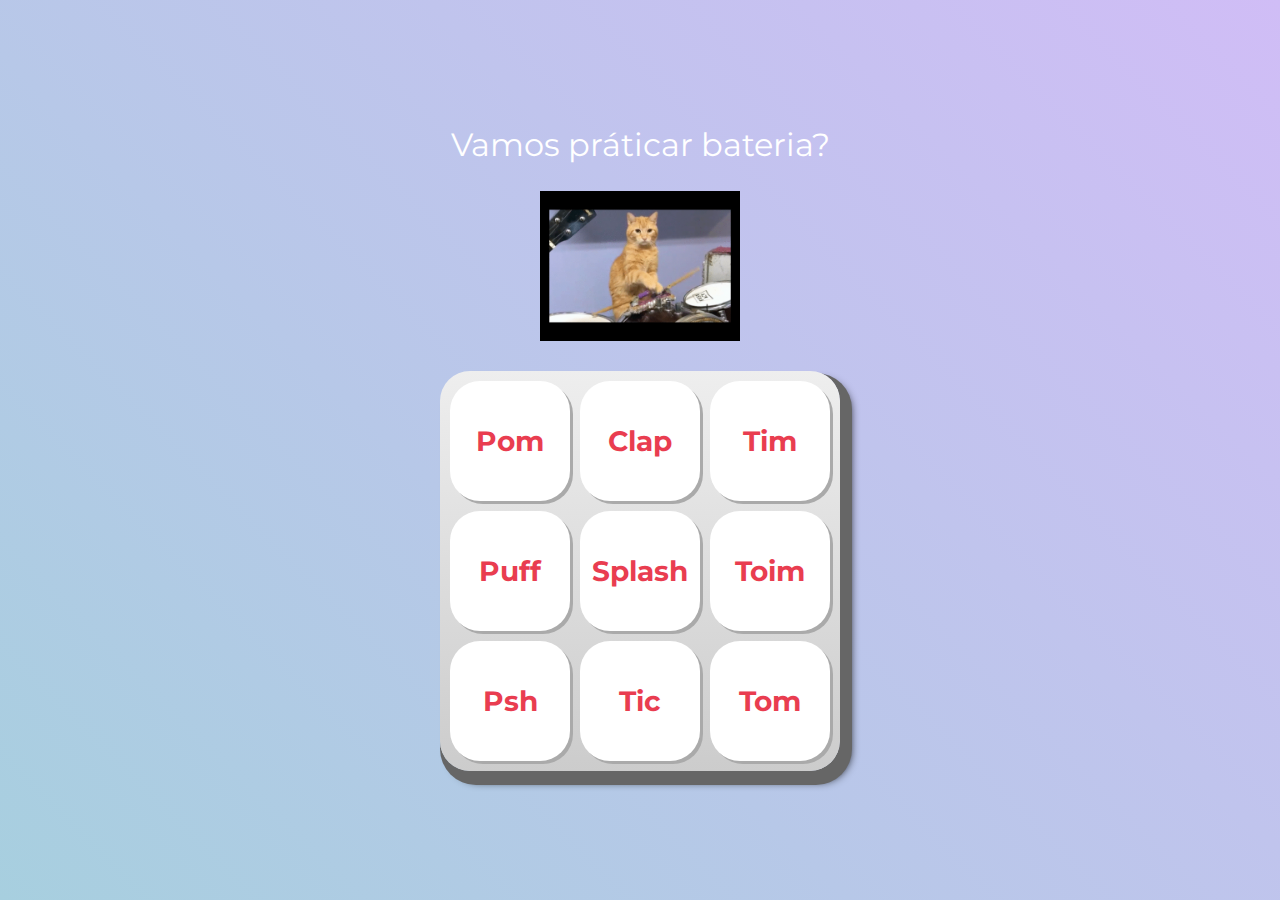
<file: index.html>
<!DOCTYPE html>
<html lang="pt-BR">
<head>
    <meta charset="UTF-8">
    <meta http-equiv="X-UA-Compatible" content="IE=edge">
    <meta name="viewport" content="width=device-width, initial-scale=1.0">

    <title>Pupo MIDI</title>

    <link rel="preconnect" href="https://fonts.googleapis.com">
    <link rel="preconnect" href="https://fonts.gstatic.com" crossorigin>
    <link href="https://fonts.googleapis.com/css2?family=Montserrat:wght@500;600&display=swap" rel="stylesheet">

    <link rel="icon" type="image/png" href="images/bateria.png">
    <link rel="stylesheet" href="css/reset.css">
    <link rel="stylesheet" href="css/estilos.css">


</head>
<body>

    <h1>Vamos práticar bateria? </h1>

    <img class="gif"  src="images/cat.gif" alt="GIF Cat">

    
    <section class="teclado">
        <button class="tecla tecla_pom">Pom</button>
        <button class="tecla tecla_clap">Clap</button>
        <button class="tecla tecla_tim">Tim</button>

        <button class="tecla tecla_puff">Puff</button>
        <button class="tecla tecla_splash">Splash</button>
        <button class="tecla tecla_toim">Toim</button>

        <button class="tecla tecla_psh">Psh</button>
        <button class="tecla tecla_tic">Tic</button>
        <button class="tecla tecla_tom">Tom</button>
    </section>

    <audio src="sounds/keyq.wav" id="som_tecla_pom"></audio>
    <audio src="sounds/keyw.wav" id="som_tecla_clap"></audio>
    <audio src="sounds/keye.wav" id="som_tecla_tim"></audio>
    <audio src="sounds/keya.wav" id="som_tecla_puff"></audio>
    <audio src="sounds/keys.wav" id="som_tecla_splash"></audio>
    <audio src="sounds/keyd.wav" id="som_tecla_toim"></audio>
    <audio src="sounds/keyz.wav" id="som_tecla_psh"></audio>
    <audio src="sounds/keyx.wav" id="som_tecla_tic"></audio>
    <audio src="sounds/keyc.wav" id="som_tecla_tom"></audio>

    <script src="main.js"></script>
</body>
</html>
</file>
<file: css/estilos.css>
:root {
  --cinza: #aaa;
  --vermelha: #e93d50;
  --vermelha-escura: #af303f;
  --branca: #fff;
  --luz: rgb(229, 255, 0);
}

body {
  align-items: center;
  background: linear-gradient(45deg, #a7cfdf 0%,#d0bdf6 100%);
  display: flex;
  justify-content: center;
  flex-direction: column;
  font-family: 'Montserrat', sans-serif;
  min-height: 100vh;
}

h1 {
  color: var(--branca);
  margin-bottom: 30px;
  font-size: 2rem;
}

.gif {
  width: 200px;
  height: 150px;
  margin-bottom: 30px;
}

.teclado {
  background: linear-gradient(to bottom, #eeeeee 0%,#cccccc 100%);
  box-shadow: 6px 8px 0 6px #666, 10px 10px 10px #000;
  border-radius: 30px;
  display: grid;
  gap: 10px;
  grid-template-columns: repeat(3, 1fr);
  padding: 10px;
}

.tecla {
  background-color: var(--branca);
  border-radius: 30px;
  box-shadow: 3px 3px 0 var(--cinza);
  color: var(--vermelha);
  cursor: pointer;
  height: 120px;
  font-size: 1.75em;
  font-weight: bold;
  line-height: 120px;
  text-align: center;
  width: 120px;
}

.tecla.ativa,
.tecla:active {
  background-color: var(--vermelha);
  border: 4px solid  var(--vermelha);
  box-shadow: 3px 3px 0 var(--vermelha-escura) inset;
  color: var(--branca);
  outline: none;
}

.tecla.focus,
.tecla:focus {
  outline: none;
  box-shadow: 1px 1px 10px var(--luz);
}

.tecla.active:focus,
.tecla:active:focus {
  box-shadow: 3px 3px 0 var(--vermelha-escura) inset, 1px 1px 10px var(--luz);
}
</file>
